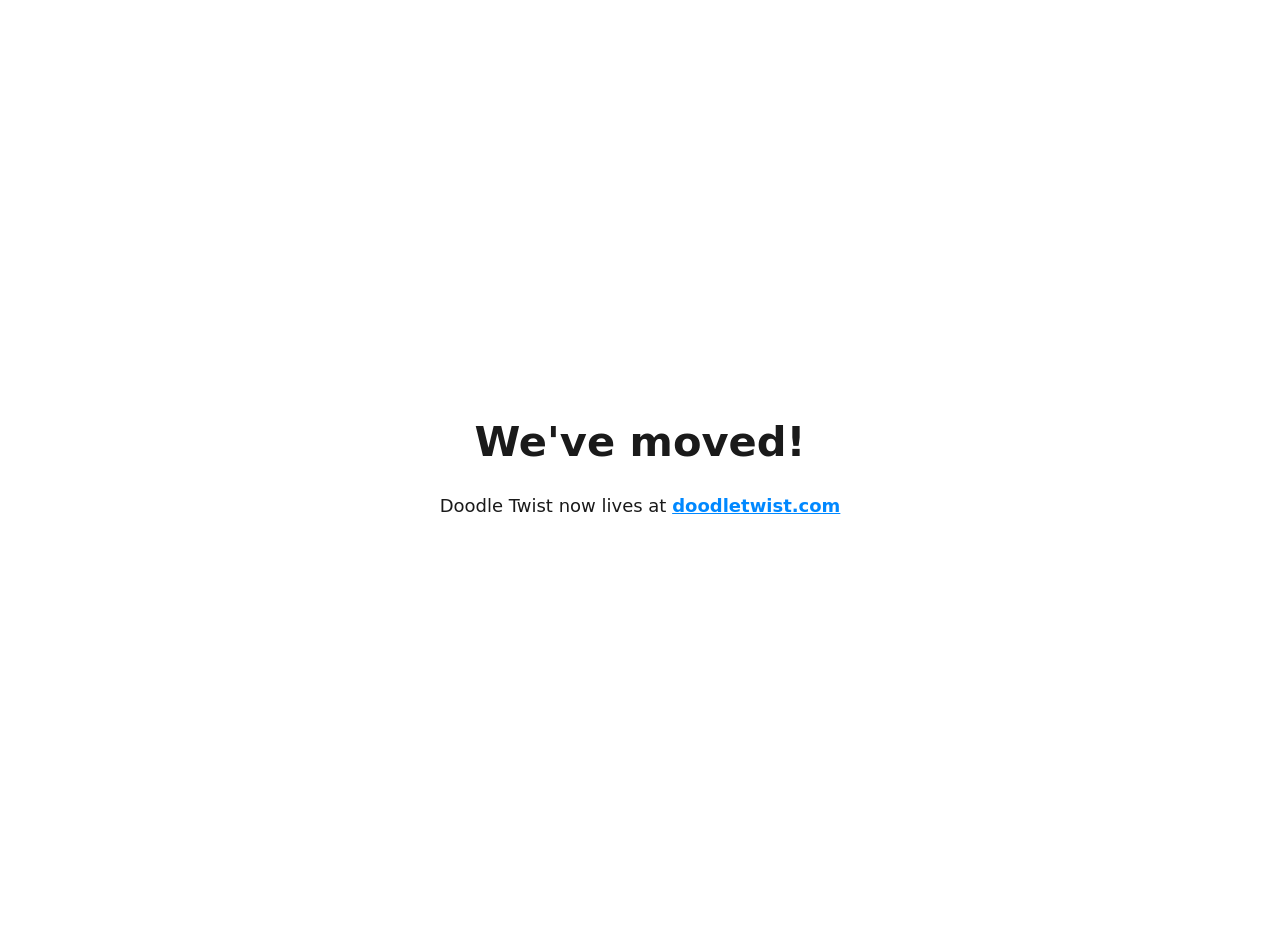
<file: index.html>
<!DOCTYPE html>
<html lang="en">

<head>
  <meta charset="UTF-8">
  <meta name="viewport" content="width=device-width, initial-scale=1.0">
  <title>Doodle Twist has moved</title>
</head>

<body>
  <main>
    <h1>We've moved!</h1>
    <p>Doodle Twist now lives at <a href="https://doodletwist.com">doodletwist.com</a></p>
  </main>

  <style>
    body {
      margin: 0;
      min-height: 100vh;
      display: flex;
      align-items: center;
      justify-content: center;
      padding: 24px;
      background: #ffffff;
      color: #1a1a1a;
      font-family: system-ui, -apple-system, "Segoe UI", sans-serif;
      font-size: 18px;
      line-height: 1.55;
      text-align: center;
    }

    h1 {
      font-size: clamp(1.8rem, 5vw, 2.6rem);
      margin: 0 0 0.4em;
    }

    a {
      color: #0088ff;
      font-weight: 600;
    }
  </style>
</body>

</html>
</file>
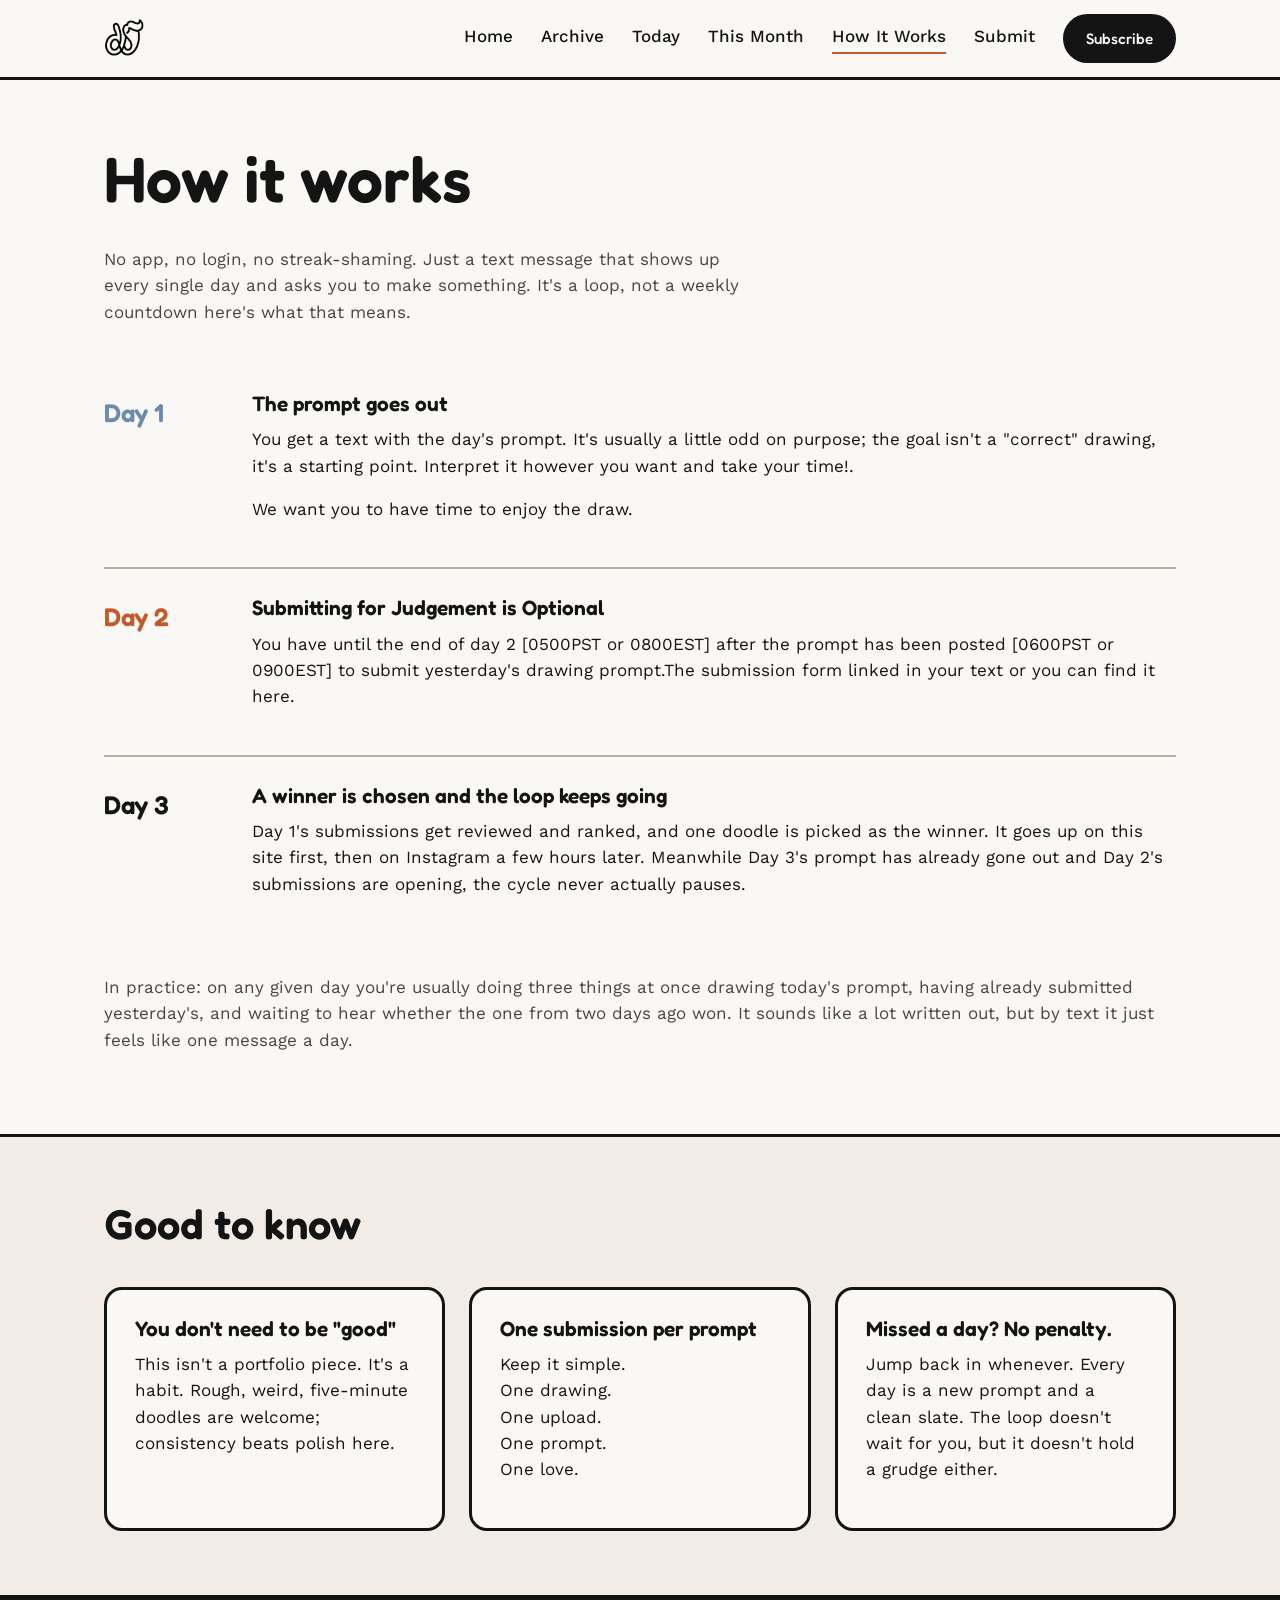
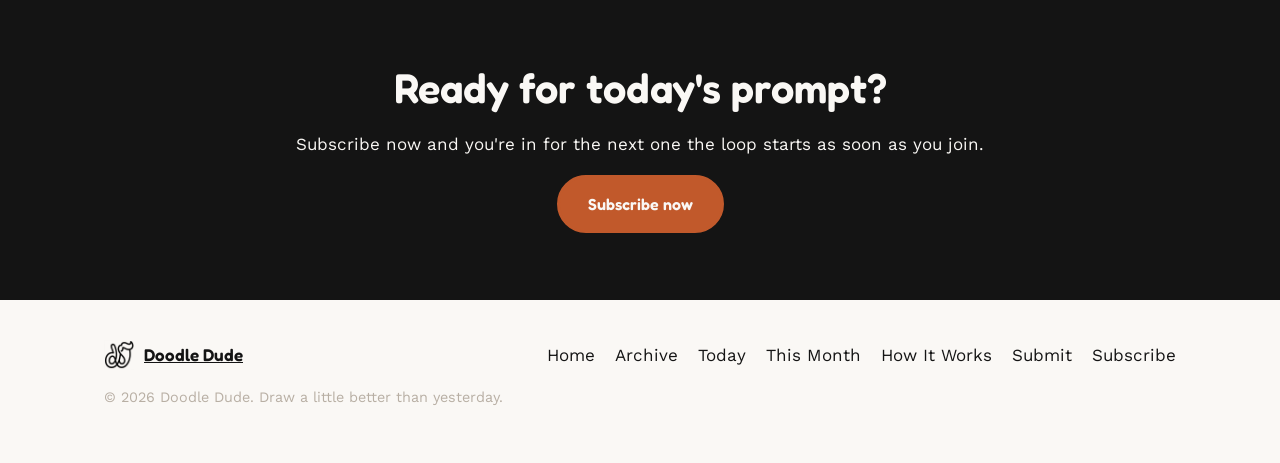
<file: how-it-works.html>
<!DOCTYPE html>
<html lang="en">

<head>
  <meta charset="UTF-8">
  <meta name="viewport" content="width=device-width, initial-scale=1.0">
  <title>How It Works :: Doodle Dude</title>
  <meta name="description"
    content="How the Doodle Dude daily drawing challenge work a rolling loop from prompt to submission to winner, every single day.">
  <link rel="icon" href="Images/DoodleDudeLogo.png">
  <link rel="preconnect" href="https://fonts.googleapis.com">
  <link rel="preconnect" href="https://fonts.gstatic.com" crossorigin>
  <link
    href="https://fonts.googleapis.com/css2?family=Fredoka:wght@500;600;700&family=Work+Sans:wght@400;500;600&family=Caveat:wght@600&display=swap"
    rel="stylesheet">
  <link rel="stylesheet" href="css/style.css">
</head>

<body>

  <header class="site-header">
    <div class="wrap">
      <a class="brand" href="index.html">
        <img src="Images/DoodleDudeLogo.png" alt="Doodle Dude Logo">
      </a>
      <button class="nav-toggle" aria-label="Toggle menu" aria-expanded="false">☰</button>
      <nav class="main-nav">
        <a href="index.html">Home</a>
        <a href="archive.html">Archive</a>
        <a href="today.html">Today</a>
        <a href="submissions.html">This Month</a>
        <a href="how-it-works.html" aria-current="page">How It Works</a>
        <a href="submit.html">Submit</a>
        <a class="btn btn-primary" href="subscribe.html">Subscribe</a>
      </nav>
    </div>
  </header>

  <section class="section">
    <div class="wrap">
      <div class="section-head">
        <h1>How it works</h1>
        <p>No app, no login, no streak-shaming. Just a text message that shows up every single day and asks you to make
          something. It's a loop, not a weekly countdown here's what that means.</p>
      </div>

      <div class="timeline">
        <div class="timeline-item">
          <div class="timeline-day">Day 1</div>
          <div class="timeline-body">
            <h3>The prompt goes out</h3>
            <p>You get a text with the day's prompt. It's usually a little odd on purpose; the goal isn't a "correct"
              drawing, it's a starting point. Interpret it however you want and take your time!.</p>
            <p>We want you to have time to enjoy the draw.</p>
          </div>
        </div>
        <div class="timeline-item">
          <div class="timeline-day">Day 2</div>
          <div class="timeline-body">
            <h3>Submitting for Judgement is Optional</h3>
            <p>You have until the end of day 2 [0500PST or 0800EST] after the prompt has been posted [0600PST or
              0900EST] to submit yesterday's drawing prompt.The submission form linked in your text or you can find it
              here.</p>
          </div>
        </div>
        <div class="timeline-item">
          <div class="timeline-day">Day 3</div>
          <div class="timeline-body">
            <h3>A winner is chosen and the loop keeps going</h3>
            <p>Day 1's submissions get reviewed and ranked, and one doodle is picked as the winner. It goes up on this
              site first, then on Instagram a few hours later. Meanwhile Day 3's prompt has already gone out and Day 2's
              submissions are opening, the cycle never actually pauses.</p>
          </div>
        </div>
      </div>

      <p style="margin-top:32px; color:#4a4540;">In practice: on any given day you're usually doing three things at once
        drawing today's prompt, having already submitted yesterday's, and waiting to hear whether the one from two
        days ago won. It sounds like a lot written out, but by text it just feels like one message a day.</p>
    </div>
  </section>

  <section class="section section-alt">
    <div class="wrap">
      <div class="section-head">
        <h2>Good to know</h2>
      </div>
      <div class="steps">
        <div class="step-card">
          <h3>You don't need to be "good"</h3>
          <p>This isn't a portfolio piece. It's a habit. Rough, weird, five-minute doodles are welcome; consistency
            beats polish here.</p>
        </div>
        <div class="step-card">
          <h3>One submission per prompt</h3>
          <p>Keep it simple.<br>
            One drawing.<br>
            One upload.<br>
            One prompt.<br>
            One love.</p>
        </div>
        <div class="step-card">
          <h3>Missed a day? No penalty.</h3>
          <p>Jump back in whenever. Every day is a new prompt and a clean slate. The loop doesn't wait for you, but it
            doesn't hold a grudge either.</p>
        </div>
      </div>
    </div>
  </section>

  <section class="cta-band">
    <div class="wrap">
      <h2>Ready for today's prompt?</h2>
      <p>Subscribe now and you're in for the next one the loop starts as soon as you join.</p>
      <a class="btn btn-primary" href="subscribe.html">Subscribe now</a>
    </div>
  </section>

  <footer class="site-footer">
    <div class="wrap">
      <a class="footer-brand" href="index.html">
        <img src="Images/DoodleDudeLogo.png" alt="Doodle Dude">
        Doodle Dude
      </a>
      <nav class="footer-links">
        <a href="index.html">Home</a>
        <a href="archive.html">Archive</a>
        <a href="today.html">Today</a>
        <a href="submissions.html">This Month</a>
        <a href="how-it-works.html">How It Works</a>
        <a href="submit.html">Submit</a>
        <a href="subscribe.html">Subscribe</a>
      </nav>
      <p class="footer-note">&copy; 2026 Doodle Dude. Draw a little better than yesterday.</p>
    </div>
  </footer>

  <script src="js/nav.js"></script>
</body>

</html>
</file>
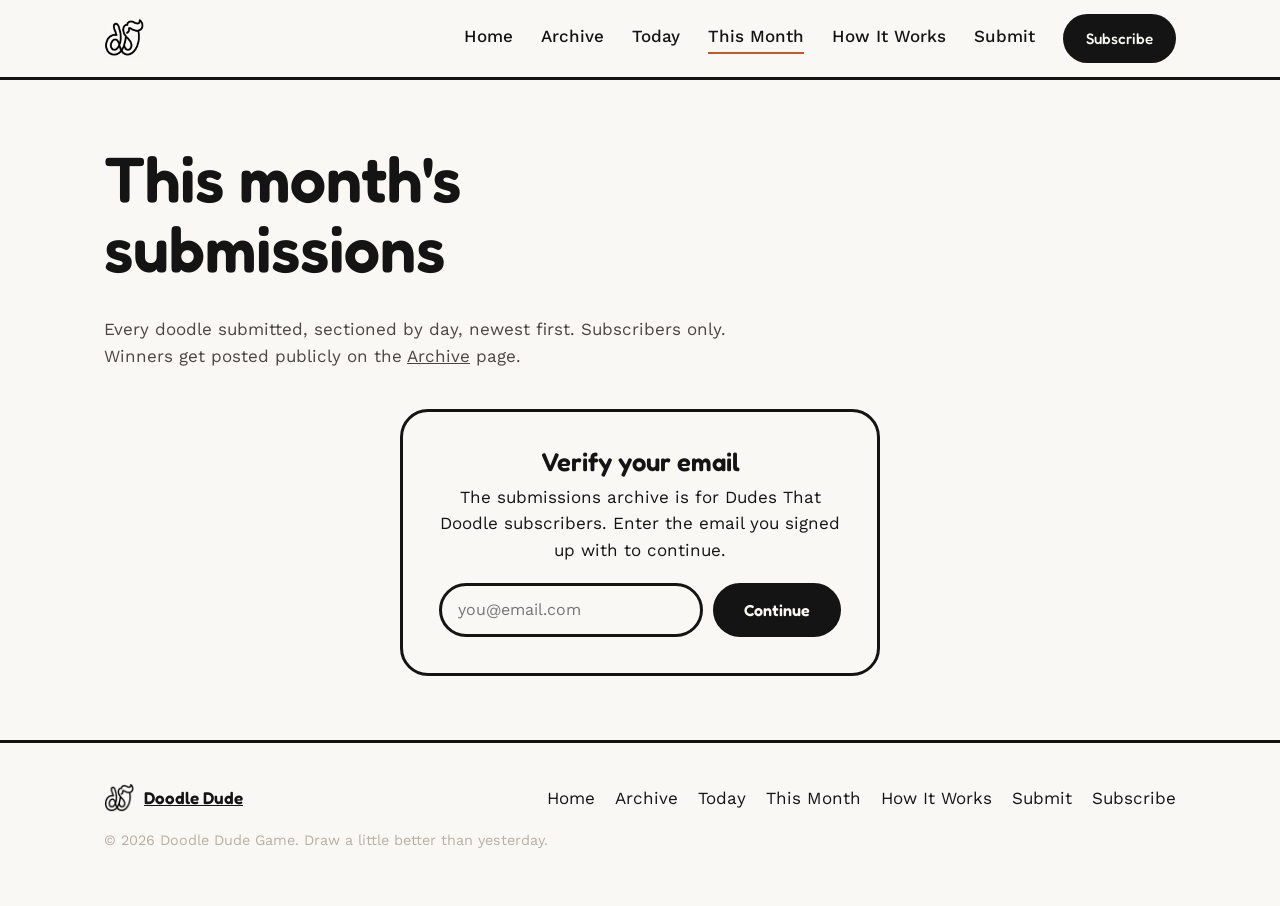
<file: submissions.html>
<!DOCTYPE html>
<html lang="en">

<head>
  <meta charset="UTF-8">
  <meta name="viewport" content="width=device-width, initial-scale=1.0">
  <title>This Month's Submissions | DoodleDude</title>
  <meta name="description" content="A full month of DoodleDude submissions, newest day first, subscribers only.">
  <link rel="icon" href="Images/DoodleDudeLogo.png">
  <link rel="preconnect" href="https://fonts.googleapis.com">
  <link rel="preconnect" href="https://fonts.gstatic.com" crossorigin>
  <link
    href="https://fonts.googleapis.com/css2?family=Fredoka:wght@500;600;700&family=Work+Sans:wght@400;500;600&family=Caveat:wght@600&display=swap"
    rel="stylesheet">
  <link rel="stylesheet" href="css/style.css">
</head>

<body>

  <header class="site-header">
    <div class="wrap">
      <a class="brand" href="index.html">
        <img src="Images/DoodleDudeLogo.png" alt="DoodleDude logo">
      </a>
      <button class="nav-toggle" aria-label="Toggle menu" aria-expanded="false">☰</button>
      <nav class="main-nav">
        <a href="index.html">Home</a>
        <a href="archive.html">Archive</a>
        <a href="today.html">Today</a>
        <a href="submissions.html" aria-current="page">This Month</a>
        <a href="how-it-works.html">How It Works</a>
        <a href="submit.html">Submit</a>
        <a class="btn btn-primary" href="subscribe.html">Subscribe</a>
      </nav>
    </div>
  </header>

  <section class="section">
    <div class="wrap">
      <div class="section-head">
        <h1>This month's submissions</h1>
        <p>Every doodle submitted, sectioned by day, newest first. Subscribers only. Winners get posted publicly on
          the <a href="archive.html">Archive</a> page.</p>
      </div>

      <div class="email-gate" id="email-gate">
        <div class="email-gate-card">
          <h2>Verify your email</h2>
          <p>The submissions archive is for Dudes That Doodle subscribers. Enter the email you signed up with to
            continue.</p>
          <form id="email-gate-form" class="email-gate-form">
            <input type="email" id="email-gate-input" placeholder="you@email.com" required autocomplete="email">
            <button type="submit" class="btn btn-primary">Continue</button>
          </form>
          <p class="email-gate-msg" id="email-gate-msg" hidden></p>
        </div>
      </div>

      <div class="gated-content" id="month-content" hidden>
        <div class="month-picker">
          <label for="month-select">Month</label>
          <select id="month-select"></select>
        </div>
        <div id="month-container">
          <div class="archive-empty">
            <p>Loading…</p>
          </div>
        </div>
      </div>
    </div>
  </section>

  <footer class="site-footer">
    <div class="wrap">
      <a class="footer-brand" href="index.html">
        <img src="Images/DoodleDudeLogo.png" alt="DoodleDude">
        Doodle Dude
      </a>
      <nav class="footer-links">
        <a href="index.html">Home</a>
        <a href="archive.html">Archive</a>
        <a href="today.html">Today</a>
        <a href="submissions.html">This Month</a>
        <a href="how-it-works.html">How It Works</a>
        <a href="submit.html">Submit</a>
        <a href="subscribe.html">Subscribe</a>
      </nav>
      <p class="footer-note">&copy; 2026 Doodle Dude Game. Draw a little better than yesterday.</p>
    </div>
  </footer>

  <script src="js/nav.js"></script>
  <script src="js/email-gate.js"></script>
  <script src="js/submissions-common.js"></script>
  <script src="js/submissions-month.js"></script>
</body>

</html>
</file>
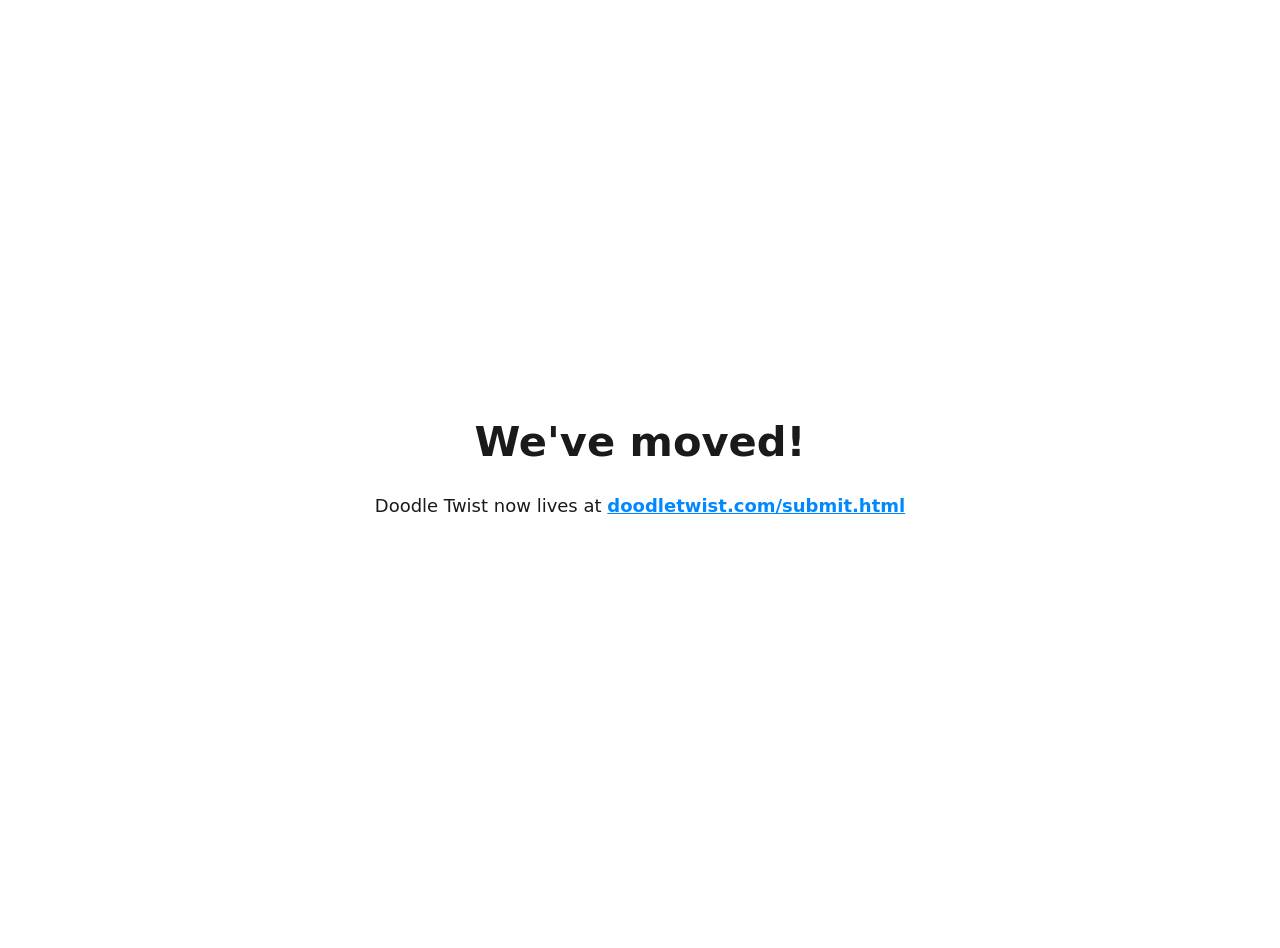
<file: submit.html>
<!DOCTYPE html>
<html lang="en">

<head>
  <meta charset="UTF-8">
  <meta name="viewport" content="width=device-width, initial-scale=1.0">
  <title>Doodle Twist has moved</title>
</head>

<body>
  <main>
    <h1>We've moved!</h1>
    <p>Doodle Twist now lives at <a href="https://doodletwist.com">doodletwist.com/submit.html</a></p>
  </main>

  <style>
    body {
      margin: 0;
      min-height: 100vh;
      display: flex;
      align-items: center;
      justify-content: center;
      padding: 24px;
      background: #ffffff;
      color: #1a1a1a;
      font-family: system-ui, -apple-system, "Segoe UI", sans-serif;
      font-size: 18px;
      line-height: 1.55;
      text-align: center;
    }

    h1 {
      font-size: clamp(1.8rem, 5vw, 2.6rem);
      margin: 0 0 0.4em;
    }

    a {
      color: #0088ff;
      font-weight: 600;
    }
  </style>
</body>

</html>
</file>
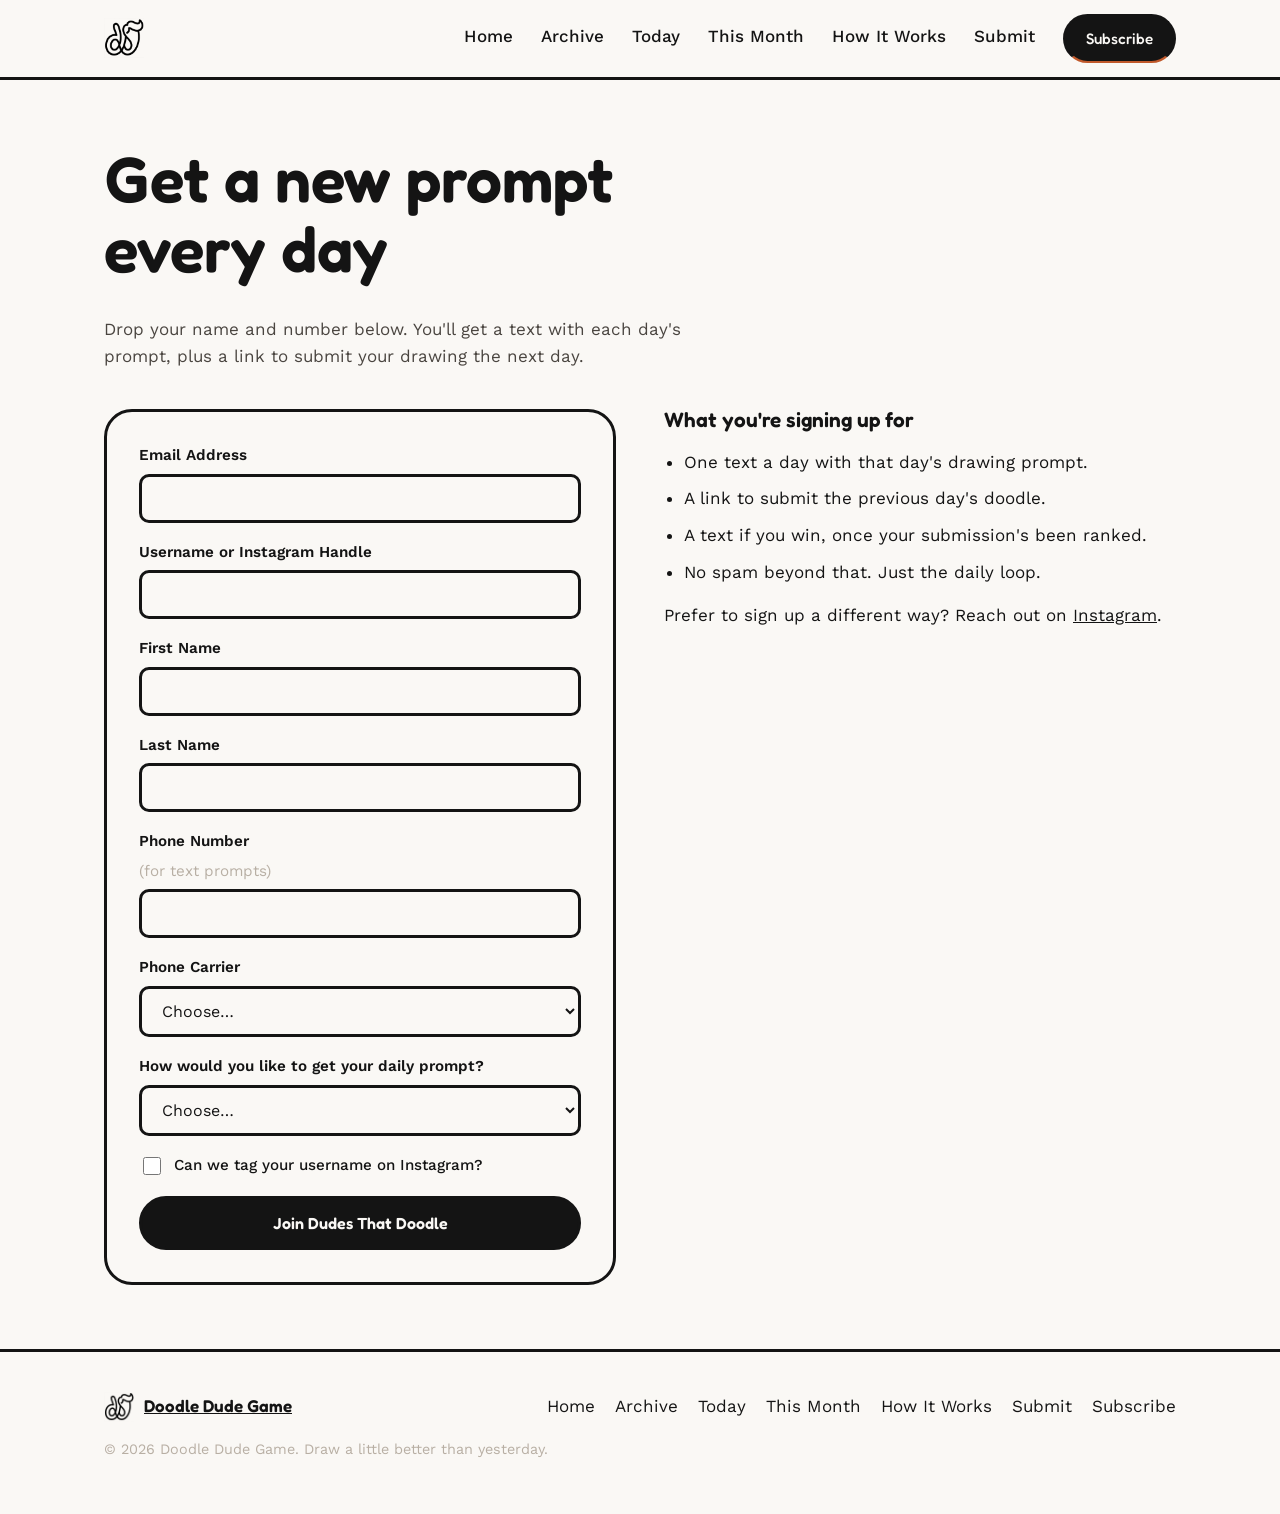
<file: subscribe.html>
<!DOCTYPE html>
<html lang="en">

<head>
  <meta charset="UTF-8">
  <meta name="viewport" content="width=device-width, initial-scale=1.0">
  <title>Subscribe | DoodleDude</title>
  <meta name="description" content="Join DoodleDude and get a new drawing prompt by text every day.">
  <link rel="icon" href="Images/DoodleDudeLogo.png">
  <link rel="preconnect" href="https://fonts.googleapis.com">
  <link rel="preconnect" href="https://fonts.gstatic.com" crossorigin>
  <link
    href="https://fonts.googleapis.com/css2?family=Fredoka:wght@500;600;700&family=Work+Sans:wght@400;500;600&family=Caveat:wght@600&display=swap"
    rel="stylesheet">
  <link rel="stylesheet" href="css/style.css">
</head>

<body>

  <header class="site-header">
    <div class="wrap">
      <a class="brand" href="index.html">
        <img src="Images/DoodleDudeLogo.png" alt="DoodleDude logo">
      </a>
      <button class="nav-toggle" aria-label="Toggle menu" aria-expanded="false">☰</button>
      <nav class="main-nav">
        <a href="index.html">Home</a>
        <a href="archive.html">Archive</a>
        <a href="today.html">Today</a>
        <a href="submissions.html">This Month</a>
        <a href="how-it-works.html">How It Works</a>
        <a href="submit.html">Submit</a>
        <a class="btn btn-primary" href="subscribe.html" aria-current="page">Subscribe</a>
      </nav>
    </div>
  </header>

  <section class="section">
    <div class="wrap">
      <div class="section-head">
        <h1>Get a new prompt every day</h1>
        <p>Drop your name and number below. You'll get a text with each day's prompt, plus a link to submit your drawing
          the next day.</p>
      </div>

      <div class="subscribe-panel">
        <div class="native-form-wrap">
          <form id="subscribe-form" class="native-form">
            <label>
              Email Address
              <input type="email" name="email" id="sub-email" required autocomplete="email">
            </label>
            <label>
              Username or Instagram Handle
              <input type="text" name="username" id="sub-username" required autocomplete="off">
            </label>
            <label>
              First Name
              <input type="text" name="firstName" id="sub-first-name" required autocomplete="given-name">
            </label>
            <label>
              Last Name
              <input type="text" name="lastName" id="sub-last-name" required autocomplete="family-name">
            </label>
            <label>
              Phone Number <span class="optional">(for text prompts)</span>
              <input type="tel" name="phone" id="sub-phone" autocomplete="tel">
            </label>
            <label>
              Phone Carrier
              <select name="carrier" id="sub-carrier">
                <option value="">Choose…</option>
                <option>Verizon</option>
                <option>GoogleFi</option>
                <option>AT&amp;T</option>
                <option>T-Mobile</option>
                <option>Mint Mobile</option>
                <option>Cricket</option>
                <option>Boost</option>
              </select>
            </label>
            <label>
              How would you like to get your daily prompt?
              <select name="deliveryMethod" id="sub-delivery" required>
                <option value="">Choose…</option>
                <option>Email</option>
                <option>Text</option>
                <option>Both</option>
                <option>None</option>
              </select>
            </label>
            <label class="checkbox-label">
              <input type="checkbox" name="tagInstagram" id="sub-tag-ig">
              Can we tag your username on Instagram?
            </label>
            <button type="submit" class="btn btn-primary btn-block">Join Dudes That Doodle</button>
            <p class="form-msg" id="subscribe-form-msg" hidden></p>
          </form>
        </div>
        <div class="subscribe-side">
          <h3>What you're signing up for</h3>
          <ul>
            <li>One text a day with that day's drawing prompt.</li>
            <li>A link to submit the previous day's doodle.</li>
            <li>A text if you win, once your submission's been ranked.</li>
            <li>No spam beyond that. Just the daily loop.</li>
          </ul>
          <p>Prefer to sign up a different way? Reach out on <a href="https://instagram.com/doodledudegame"
              target="_blank" rel="noopener">Instagram</a>.</p>
        </div>
      </div>
    </div>
  </section>

  <footer class="site-footer">
    <div class="wrap">
      <a class="footer-brand" href="index.html">
        <img src="Images/DoodleDudeLogo.png" alt="Doodle Dude">
        Doodle Dude Game
      </a>
      <nav class="footer-links">
        <a href="index.html">Home</a>
        <a href="archive.html">Archive</a>
        <a href="today.html">Today</a>
        <a href="submissions.html">This Month</a>
        <a href="how-it-works.html">How It Works</a>
        <a href="submit.html">Submit</a>
        <a href="subscribe.html">Subscribe</a>
      </nav>
      <p class="footer-note">&copy; 2026 Doodle Dude Game. Draw a little better than yesterday.</p>
    </div>
  </footer>

  <script src="js/nav.js"></script>
  <script src="js/subscribe-form.js"></script>
</body>

</html>
</file>
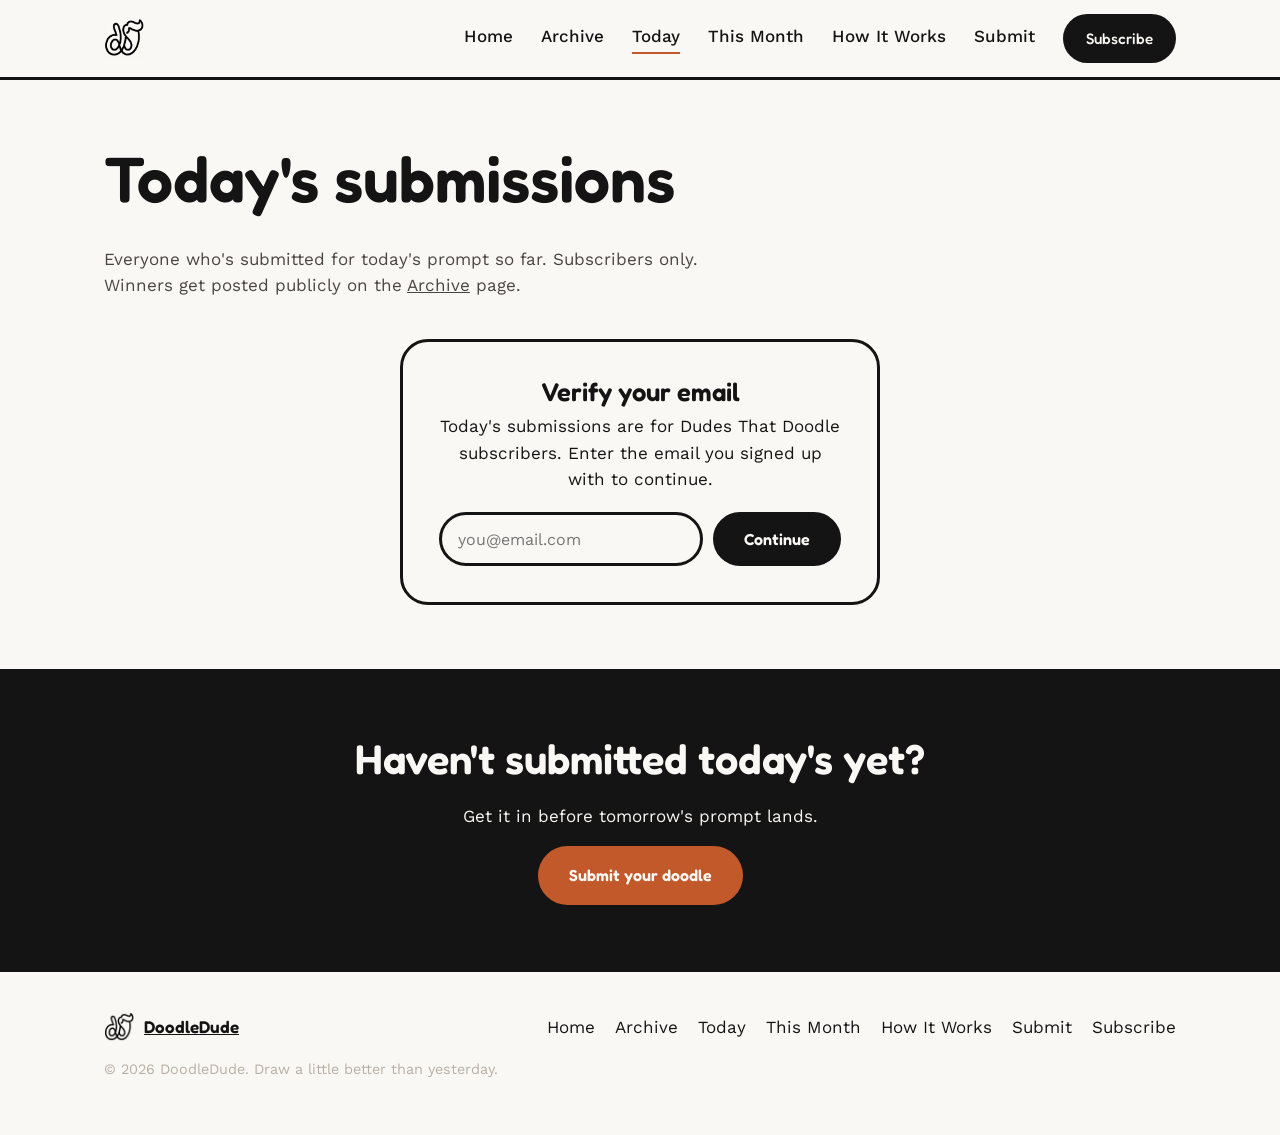
<file: today.html>
<!DOCTYPE html>
<html lang="en">

<head>
  <meta charset="UTF-8">
  <meta name="viewport" content="width=device-width, initial-scale=1.0">
  <title>Today's Submissions | DoodleDude</title>
  <meta name="description" content="Today's DoodleDude submissions, subscribers only.">
  <link rel="icon" href="Images/DoodleDudeLogo.png">
  <link rel="preconnect" href="https://fonts.googleapis.com">
  <link rel="preconnect" href="https://fonts.gstatic.com" crossorigin>
  <link
    href="https://fonts.googleapis.com/css2?family=Fredoka:wght@500;600;700&family=Work+Sans:wght@400;500;600&family=Caveat:wght@600&display=swap"
    rel="stylesheet">
  <link rel="stylesheet" href="css/style.css">
</head>

<body>

  <header class="site-header">
    <div class="wrap">
      <a class="brand" href="index.html">
        <img src="Images/DoodleDudeLogo.png" alt="DoodleDude logo">
      </a>
      <button class="nav-toggle" aria-label="Toggle menu" aria-expanded="false">☰</button>
      <nav class="main-nav">
        <a href="index.html">Home</a>
        <a href="archive.html">Archive</a>
        <a href="today.html" aria-current="page">Today</a>
        <a href="submissions.html">This Month</a>
        <a href="how-it-works.html">How It Works</a>
        <a href="submit.html">Submit</a>
        <a class="btn btn-primary" href="subscribe.html">Subscribe</a>
      </nav>
    </div>
  </header>

  <section class="section">
    <div class="wrap">
      <div class="section-head">
        <h1>Today's submissions</h1>
        <p>Everyone who's submitted for today's prompt so far. Subscribers only. Winners get posted publicly on the
          <a href="archive.html">Archive</a> page.</p>
      </div>

      <div class="email-gate" id="email-gate">
        <div class="email-gate-card">
          <h2>Verify your email</h2>
          <p>Today's submissions are for Dudes That Doodle subscribers. Enter the email you signed up with to
            continue.</p>
          <form id="email-gate-form" class="email-gate-form">
            <input type="email" id="email-gate-input" placeholder="you@email.com" required autocomplete="email">
            <button type="submit" class="btn btn-primary">Continue</button>
          </form>
          <p class="email-gate-msg" id="email-gate-msg" hidden></p>
        </div>
      </div>

      <div class="gated-content" id="today-content" hidden>
        <div class="archive-grid submission-grid" id="today-grid">
          <div class="archive-empty">
            <p>Loading today's submissions…</p>
          </div>
        </div>
      </div>
    </div>
  </section>

  <section class="cta-band">
    <div class="wrap">
      <h2>Haven't submitted today's yet?</h2>
      <p>Get it in before tomorrow's prompt lands.</p>
      <a class="btn btn-primary" href="submit.html">Submit your doodle</a>
    </div>
  </section>

  <footer class="site-footer">
    <div class="wrap">
      <a class="footer-brand" href="index.html">
        <img src="Images/DoodleDudeLogo.png" alt="DoodleDude">
        DoodleDude
      </a>
      <nav class="footer-links">
        <a href="index.html">Home</a>
        <a href="archive.html">Archive</a>
        <a href="today.html">Today</a>
        <a href="submissions.html">This Month</a>
        <a href="how-it-works.html">How It Works</a>
        <a href="submit.html">Submit</a>
        <a href="subscribe.html">Subscribe</a>
      </nav>
      <p class="footer-note">&copy; 2026 DoodleDude. Draw a little better than yesterday.</p>
    </div>
  </footer>

  <script src="js/nav.js"></script>
  <script src="js/email-gate.js"></script>
  <script src="js/submissions-common.js"></script>
  <script src="js/today.js"></script>
</body>

</html>
</file>
<file: css/style.css>
/* ============================================
   DoodleDude — shared styles
   Foundation: black & white. Accents: dusty blue, burnt orange.
   ============================================ */

:root {
  --ink: #141414;
  --paper: #faf8f5;
  --blue: #6b8cae;
  --orange: #c1592b;
  --warm-gray: #b8afa4;
  --paper-dim: #f1ede6;

  --stroke: 3px;
  --radius-lg: 28px;
  --radius-md: 18px;
  --radius-sm: 10px;

  --font-head: "Fredoka", system-ui, sans-serif;
  --font-body: "Work Sans", system-ui, sans-serif;
  --font-accent: "Caveat", cursive;

  --max-width: 1120px;
}

* {
  box-sizing: border-box;
}

[hidden] {
  display: none !important;
}

html {
  scroll-behavior: smooth;
}

body {
  margin: 0;
  background: var(--paper);
  color: var(--ink);
  font-family: var(--font-body);
  font-size: 17px;
  line-height: 1.55;
  -webkit-font-smoothing: antialiased;
}

img {
  max-width: 100%;
  display: block;
}

a {
  color: inherit;
}

h1, h2, h3, h4 {
  font-family: var(--font-head);
  line-height: 1.1;
  margin: 0 0 0.5em;
  font-weight: 600;
}

h1 { font-size: clamp(2.4rem, 5vw, 4rem); }
h2 { font-size: clamp(1.8rem, 3.5vw, 2.6rem); }
h3 { font-size: 1.3rem; }

p { margin: 0 0 1em; }

.wrap {
  max-width: var(--max-width);
  margin: 0 auto;
  padding: 0 24px;
}

/* ---------- buttons ---------- */

.btn {
  display: inline-flex;
  align-items: center;
  gap: 8px;
  font-family: var(--font-head);
  font-weight: 600;
  font-size: 1rem;
  text-decoration: none;
  padding: 14px 28px;
  border-radius: 999px;
  border: var(--stroke) solid var(--ink);
  cursor: pointer;
  transition: transform 0.15s ease, background 0.15s ease, color 0.15s ease;
}

.btn:hover {
  transform: translateY(-2px);
}

.btn-primary {
  background: var(--ink);
  color: var(--paper);
}

.btn-primary:hover {
  background: var(--orange);
  border-color: var(--orange);
}

.btn-outline {
  background: transparent;
  color: var(--ink);
}

.btn-outline:hover {
  background: var(--ink);
  color: var(--paper);
}

.btn-block {
  width: 100%;
  justify-content: center;
}

/* ---------- ticker ---------- */

.ticker {
  overflow: hidden;
  background: var(--ink);
  color: var(--paper);
  border-bottom: var(--stroke) solid var(--ink);
  white-space: nowrap;
}

.ticker-track {
  display: inline-flex;
  align-items: center;
  gap: 3rem;
  padding: 10px 0;
  animation: ticker-scroll 28s linear infinite;
  will-change: transform;
}

.ticker-track .ticker-item {
  display: inline-flex;
  align-items: center;
  gap: 0.5em;
  font-family: var(--font-head);
  font-weight: 600;
  font-size: 0.95rem;
  letter-spacing: 0.02em;
  padding: 0 1.5rem;
}

.ticker-track .ticker-label {
  color: var(--orange);
  text-transform: uppercase;
  font-size: 0.8rem;
  letter-spacing: 0.08em;
}

.ticker-track .ticker-sep {
  color: var(--warm-gray);
}

@keyframes ticker-scroll {
  from { transform: translateX(0); }
  to { transform: translateX(-50%); }
}

@media (prefers-reduced-motion: reduce) {
  .ticker-track {
    animation: none;
    overflow-x: auto;
  }
}

/* ---------- header ---------- */

.site-header {
  position: sticky;
  top: 0;
  z-index: 50;
  background: var(--paper);
  border-bottom: var(--stroke) solid var(--ink);
}

.site-header .wrap {
  display: flex;
  align-items: center;
  justify-content: space-between;
  padding-top: 14px;
  padding-bottom: 14px;
}

.brand {
  display: flex;
  align-items: center;
  gap: 10px;
  text-decoration: none;
  font-family: var(--font-head);
  font-weight: 600;
  font-size: 1.25rem;
  color: var(--ink);
}

.brand img {
  height: 40px;
  width: auto;
}

.main-nav {
  display: flex;
  align-items: center;
  gap: 28px;
}

.main-nav a {
  text-decoration: none;
  font-weight: 500;
  padding-bottom: 3px;
  border-bottom: 2px solid transparent;
}

.main-nav a:hover,
.main-nav a[aria-current="page"] {
  border-bottom-color: var(--orange);
}

.main-nav .btn {
  padding: 10px 20px;
  font-size: 0.95rem;
}

.nav-toggle {
  display: none;
}

@media (max-width: 720px) {
  .main-nav {
    position: fixed;
    inset: 65px 0 0 0;
    background: var(--paper);
    flex-direction: column;
    align-items: flex-start;
    gap: 20px;
    padding: 28px 24px;
    transform: translateY(-110%);
    transition: transform 0.25s ease;
    border-top: var(--stroke) solid var(--ink);
  }

  .main-nav.is-open {
    transform: translateY(0);
  }

  .nav-toggle {
    display: inline-flex;
    align-items: center;
    justify-content: center;
    width: 44px;
    height: 44px;
    border: var(--stroke) solid var(--ink);
    border-radius: var(--radius-sm);
    background: transparent;
    font-family: var(--font-head);
    font-size: 1.4rem;
    cursor: pointer;
  }
}

/* ---------- hero ---------- */

.hero {
  padding: 72px 0 56px;
  border-bottom: var(--stroke) solid var(--ink);
}

.hero .wrap {
  display: grid;
  grid-template-columns: 1.1fr 0.9fr;
  gap: 48px;
  align-items: center;
}

.hero-eyebrow {
  display: inline-block;
  font-family: var(--font-accent);
  font-size: 1.6rem;
  color: var(--orange);
  margin-bottom: 4px;
}

.hero-actions {
  display: flex;
  gap: 16px;
  flex-wrap: wrap;
  margin-top: 28px;
}

.hero-art {
  border: var(--stroke) solid var(--ink);
  border-radius: var(--radius-lg);
  padding: 32px;
  background: var(--paper-dim);
  display: flex;
  align-items: center;
  justify-content: center;
}

.hero-art img {
  width: 100%;
  max-width: 320px;
}

@media (max-width: 860px) {
  .hero .wrap {
    grid-template-columns: 1fr;
  }
  .hero-art {
    order: -1;
  }
}

/* ---------- generic section ---------- */

.section {
  padding: 64px 0;
}

.section-alt {
  background: var(--paper-dim);
  border-top: var(--stroke) solid var(--ink);
  border-bottom: var(--stroke) solid var(--ink);
}

.section-head {
  max-width: 640px;
  margin: 0 0 40px;
}

.section-head p {
  color: #4a4540;
}

/* ---------- steps ---------- */

.steps {
  display: grid;
  grid-template-columns: repeat(3, 1fr);
  gap: 24px;
}

.step-card {
  border: var(--stroke) solid var(--ink);
  border-radius: var(--radius-md);
  padding: 28px;
  background: var(--paper);
  position: relative;
}

.step-day {
  font-family: var(--font-head);
  font-size: 0.85rem;
  letter-spacing: 0.08em;
  text-transform: uppercase;
  color: var(--paper);
  background: var(--ink);
  display: inline-block;
  padding: 4px 12px;
  border-radius: 999px;
  margin-bottom: 14px;
}

.step-card:nth-child(1) .step-day { background: var(--blue); }
.step-card:nth-child(2) .step-day { background: var(--orange); }
.step-card:nth-child(3) .step-day { background: var(--ink); }

@media (max-width: 780px) {
  .steps {
    grid-template-columns: 1fr;
  }
}

/* ---------- winner highlight / cards ---------- */

.winner-highlight {
  display: grid;
  grid-template-columns: 0.9fr 1.1fr;
  gap: 40px;
  align-items: center;
  border: var(--stroke) solid var(--ink);
  border-radius: var(--radius-lg);
  overflow: hidden;
  background: var(--paper);
}

.winner-highlight .winner-photo {
  aspect-ratio: 1 / 1;
  overflow: hidden;
  background: var(--paper-dim);
}

.winner-highlight .winner-photo img {
  width: 100%;
  height: 100%;
  object-fit: cover;
}

.winner-highlight .winner-copy {
  padding: 36px 40px 36px 0;
}

.badge {
  display: inline-block;
  font-family: var(--font-accent);
  font-size: 1.4rem;
  color: var(--orange);
  border: 2px solid var(--orange);
  border-radius: 999px;
  padding: 2px 16px;
  transform: rotate(-3deg);
  margin-bottom: 12px;
}

@media (max-width: 780px) {
  .winner-highlight {
    grid-template-columns: 1fr;
  }
  .winner-highlight .winner-copy {
    padding: 0 24px 32px;
  }
}

/* archive grid */

.archive-grid {
  display: grid;
  grid-template-columns: repeat(auto-fill, minmax(260px, 1fr));
  gap: 24px;
}

.winner-card {
  border: var(--stroke) solid var(--ink);
  border-radius: var(--radius-md);
  overflow: hidden;
  background: var(--paper);
  text-decoration: none;
  color: var(--ink);
  display: flex;
  flex-direction: column;
  transition: transform 0.15s ease;
}

.winner-card:hover {
  transform: translateY(-4px);
}

.winner-card .photo {
  aspect-ratio: 4 / 3;
  background: var(--paper-dim);
  overflow: hidden;
}

.winner-card .photo img {
  width: 100%;
  height: 100%;
  object-fit: cover;
}

.winner-card .info {
  padding: 18px 20px 20px;
  flex: 1;
  display: flex;
  flex-direction: column;
  gap: 6px;
}

.winner-card .date {
  font-size: 0.8rem;
  text-transform: uppercase;
  letter-spacing: 0.06em;
  color: var(--warm-gray);
  font-weight: 600;
}

.winner-card .prompt {
  font-weight: 600;
}

.winner-card .name {
  color: var(--blue);
  font-weight: 600;
}

.archive-empty,
.archive-error {
  border: var(--stroke) dashed var(--warm-gray);
  border-radius: var(--radius-md);
  padding: 48px 24px;
  text-align: center;
  color: #6b655c;
}

/* ---------- submission grids (today / monthly) ---------- */

.day-section {
  margin-bottom: 48px;
}

.day-section:last-child {
  margin-bottom: 0;
}

.day-heading {
  display: flex;
  align-items: baseline;
  gap: 12px;
  margin-bottom: 20px;
  padding-bottom: 10px;
  border-bottom: 2px solid var(--warm-gray);
}

.day-heading h3 {
  margin: 0;
}

.day-heading .day-prompt {
  color: var(--orange);
  font-weight: 600;
}

.submission-grid {
  display: grid;
  grid-template-columns: repeat(auto-fill, minmax(240px, 1fr));
  gap: 20px;
}

.submission-card {
  border: var(--stroke) solid var(--ink);
  border-radius: var(--radius-md);
  overflow: hidden;
  background: var(--paper);
  display: flex;
  flex-direction: column;
}

.submission-card .photo {
  aspect-ratio: 1 / 1;
  background: var(--paper-dim);
  overflow: hidden;
  display: block;
  width: 100%;
  border: none;
  padding: 0;
  margin: 0;
  font: inherit;
  cursor: zoom-in;
}

.submission-card .photo img {
  width: 100%;
  height: 100%;
  object-fit: cover;
  transition: transform 0.2s ease;
}

.submission-card .photo:hover img,
.submission-card .photo:focus-visible img {
  transform: scale(1.04);
}

.submission-card .photo:focus-visible {
  outline: 3px solid var(--blue);
  outline-offset: -3px;
}

/* ---------- lightbox ---------- */

body.ddg-lightbox-open {
  overflow: hidden;
}

.ddg-lightbox {
  position: fixed;
  inset: 0;
  z-index: 1000;
  display: flex;
  align-items: center;
  justify-content: center;
  padding: 32px;
}

.ddg-lightbox-backdrop {
  position: absolute;
  inset: 0;
  background: rgba(20, 20, 20, 0.86);
}

.ddg-lightbox-dialog {
  position: relative;
  z-index: 1;
  background: var(--paper);
  border: var(--stroke) solid var(--ink);
  border-radius: var(--radius-md);
  max-width: min(720px, 100%);
  max-height: 100%;
  overflow: auto;
  display: flex;
  flex-direction: column;
}

.ddg-lightbox-close {
  position: absolute;
  top: 10px;
  right: 12px;
  z-index: 2;
  width: 36px;
  height: 36px;
  border: var(--stroke) solid var(--ink);
  border-radius: 50%;
  background: var(--paper);
  font-size: 1.3rem;
  line-height: 1;
  cursor: pointer;
}

.ddg-lightbox-photo {
  background: var(--paper-dim);
}

.ddg-lightbox-photo img {
  width: 100%;
  max-height: 70vh;
  object-fit: contain;
}

.ddg-lightbox-info {
  padding: 18px 22px 22px;
  display: flex;
  flex-direction: column;
  gap: 6px;
}

.ddg-lightbox-date {
  font-size: 0.8rem;
  text-transform: uppercase;
  letter-spacing: 0.06em;
  color: var(--warm-gray);
  font-weight: 600;
}

.ddg-lightbox-prompt {
  color: var(--orange);
  font-weight: 600;
}

.ddg-lightbox-name {
  color: var(--blue);
  font-weight: 600;
}

.ddg-lightbox-caption {
  margin: 0;
  color: #4a4540;
}

.submission-card .info {
  padding: 14px 16px 16px;
}

.submission-card .name {
  font-weight: 600;
  color: var(--blue);
}

.submission-card .caption {
  color: #4a4540;
  font-size: 0.92rem;
  margin: 4px 0 0;
}

/* winner highlight within a day's grid: moved first, gold filigree border */

.submission-card.is-winner {
  position: relative;
  grid-column: 1 / -1;
  max-width: 340px;
  border: 3px solid transparent;
  border-radius: var(--radius-md);
  background-image:
    linear-gradient(var(--paper), var(--paper)),
    repeating-linear-gradient(135deg,
      #b8860b 0, #f6e27a 8%, #d4af37 16%, #fff6d0 24%, #b8860b 32%);
  background-origin: border-box;
  background-clip: padding-box, border-box;
  box-shadow:
    0 0 0 1px #d4af37,
    0 0 18px rgba(212, 175, 55, 0.55),
    0 10px 24px rgba(0, 0, 0, 0.15);
}

.submission-card.is-winner::before {
  content: "";
  position: absolute;
  inset: 6px;
  border: 1px solid rgba(212, 175, 55, 0.7);
  border-radius: calc(var(--radius-md) - 6px);
  pointer-events: none;
}

.winner-ribbon {
  position: absolute;
  top: 14px;
  left: -8px;
  z-index: 2;
  padding: 5px 16px 5px 20px;
  font-family: var(--font-head);
  font-size: 0.8rem;
  font-weight: 600;
  letter-spacing: 0.04em;
  text-transform: uppercase;
  color: #4a3400;
  background: linear-gradient(135deg, #fff6d0, #d4af37 45%, #b8860b);
  box-shadow: 0 3px 8px rgba(0, 0, 0, 0.25);
  clip-path: polygon(0 0, 100% 0, 100% 100%, 8px 100%, 0 70%);
}

@media (max-width: 780px) {
  .submission-card.is-winner {
    max-width: none;
  }
}

.month-picker {
  display: flex;
  align-items: center;
  gap: 12px;
  margin-bottom: 40px;
}

.month-picker label {
  font-weight: 600;
}

.month-picker select {
  font-family: var(--font-body);
  font-size: 1rem;
  padding: 10px 14px;
  border: var(--stroke) solid var(--ink);
  border-radius: 999px;
  background: var(--paper);
  color: var(--ink);
}

/* ---------- how it works timeline ---------- */

.timeline {
  display: flex;
  flex-direction: column;
  gap: 0;
}

.timeline-item {
  display: grid;
  grid-template-columns: 120px 1fr;
  gap: 28px;
  padding: 28px 0;
  border-bottom: 2px solid var(--warm-gray);
}

.timeline-item:last-child {
  border-bottom: none;
}

.timeline-day {
  font-family: var(--font-head);
  font-size: 1.6rem;
  font-weight: 600;
}

.timeline-item:nth-child(1) .timeline-day { color: var(--blue); }
.timeline-item:nth-child(2) .timeline-day { color: var(--orange); }
.timeline-item:nth-child(3) .timeline-day { color: var(--ink); }

@media (max-width: 600px) {
  .timeline-item {
    grid-template-columns: 1fr;
    gap: 8px;
  }
}

/* ---------- CTA band ---------- */

.cta-band {
  border-top: var(--stroke) solid var(--ink);
  background: var(--ink);
  color: var(--paper);
  padding: 64px 0;
  text-align: center;
}

.cta-band h2 {
  color: var(--paper);
}

.cta-band .btn-primary {
  background: var(--orange);
  border-color: var(--orange);
  color: var(--paper);
}

.cta-band .btn-primary:hover {
  background: var(--blue);
  border-color: var(--blue);
}

/* ---------- subscribe page ---------- */

.subscribe-panel {
  display: grid;
  grid-template-columns: 1fr 1fr;
  gap: 48px;
  align-items: start;
}

.subscribe-form-wrap {
  border: var(--stroke) solid var(--ink);
  border-radius: var(--radius-lg);
  overflow: hidden;
  background: var(--paper);
}

.subscribe-form-wrap iframe {
  width: 100%;
  min-height: 720px;
  border: none;
  display: block;
}

.subscribe-side ul {
  padding-left: 1.2em;
}

.subscribe-side li {
  margin-bottom: 0.6em;
}

@media (max-width: 860px) {
  .subscribe-panel {
    grid-template-columns: 1fr;
  }
}

/* ---------- email gate ---------- */

.email-gate {
  display: flex;
  justify-content: center;
}

.email-gate-card {
  width: 100%;
  max-width: 480px;
  border: var(--stroke) solid var(--ink);
  border-radius: var(--radius-lg);
  padding: 36px;
  background: var(--paper);
  text-align: center;
}

.email-gate-card h2 {
  font-size: 1.6rem;
  margin-bottom: 0.3em;
}

.email-gate-form {
  display: flex;
  gap: 10px;
  margin-top: 20px;
}

.email-gate-form input {
  flex: 1;
  min-width: 0;
  padding: 12px 16px;
  border: var(--stroke) solid var(--ink);
  border-radius: 999px;
  font-family: var(--font-body);
  font-size: 1rem;
  background: var(--paper);
  color: var(--ink);
}

.email-gate-form input:focus {
  outline: 2px solid var(--blue);
  outline-offset: 2px;
}

.email-gate-msg {
  margin-top: 16px;
  color: var(--orange);
  font-weight: 500;
}

@media (max-width: 520px) {
  .email-gate-form {
    flex-direction: column;
  }
}

/* ---------- native forms (subscribe / submit) ---------- */

.native-form-wrap {
  border: var(--stroke) solid var(--ink);
  border-radius: var(--radius-lg);
  padding: 32px;
  background: var(--paper);
}

.native-form {
  display: flex;
  flex-direction: column;
  gap: 18px;
}

.native-form label {
  display: flex;
  flex-direction: column;
  gap: 6px;
  font-weight: 600;
  font-size: 0.95rem;
}

.native-form .optional {
  font-weight: 400;
  color: var(--warm-gray);
}

.native-form input[type="text"],
.native-form input[type="email"],
.native-form input[type="tel"],
.native-form input[type="file"],
.native-form select,
.native-form textarea {
  font-family: var(--font-body);
  font-size: 1rem;
  padding: 12px 16px;
  border: var(--stroke) solid var(--ink);
  border-radius: var(--radius-sm);
  background: var(--paper);
  color: var(--ink);
}

.native-form textarea {
  resize: vertical;
  font-family: var(--font-body);
}

.native-form input:focus,
.native-form select:focus,
.native-form textarea:focus {
  outline: 2px solid var(--blue);
  outline-offset: 2px;
}

.native-form .checkbox-label {
  flex-direction: row;
  align-items: center;
  gap: 10px;
  font-weight: 500;
}

.native-form .checkbox-label input {
  width: 18px;
  height: 18px;
}

.form-msg {
  margin: 4px 0 0;
  font-weight: 500;
  color: var(--orange);
}

/* ---------- footer ---------- */

.site-footer {
  border-top: var(--stroke) solid var(--ink);
  padding: 40px 0;
}

.site-footer .wrap {
  display: flex;
  justify-content: space-between;
  align-items: center;
  flex-wrap: wrap;
  gap: 16px;
}

.footer-brand {
  display: flex;
  align-items: center;
  gap: 10px;
  font-family: var(--font-head);
  font-weight: 600;
}

.footer-brand img {
  height: 30px;
}

.footer-links {
  display: flex;
  gap: 20px;
  flex-wrap: wrap;
}

.footer-links a {
  text-decoration: none;
}

.footer-links a:hover {
  color: var(--orange);
}

.footer-note {
  color: var(--warm-gray);
  font-size: 0.9rem;
  width: 100%;
}
</file>
